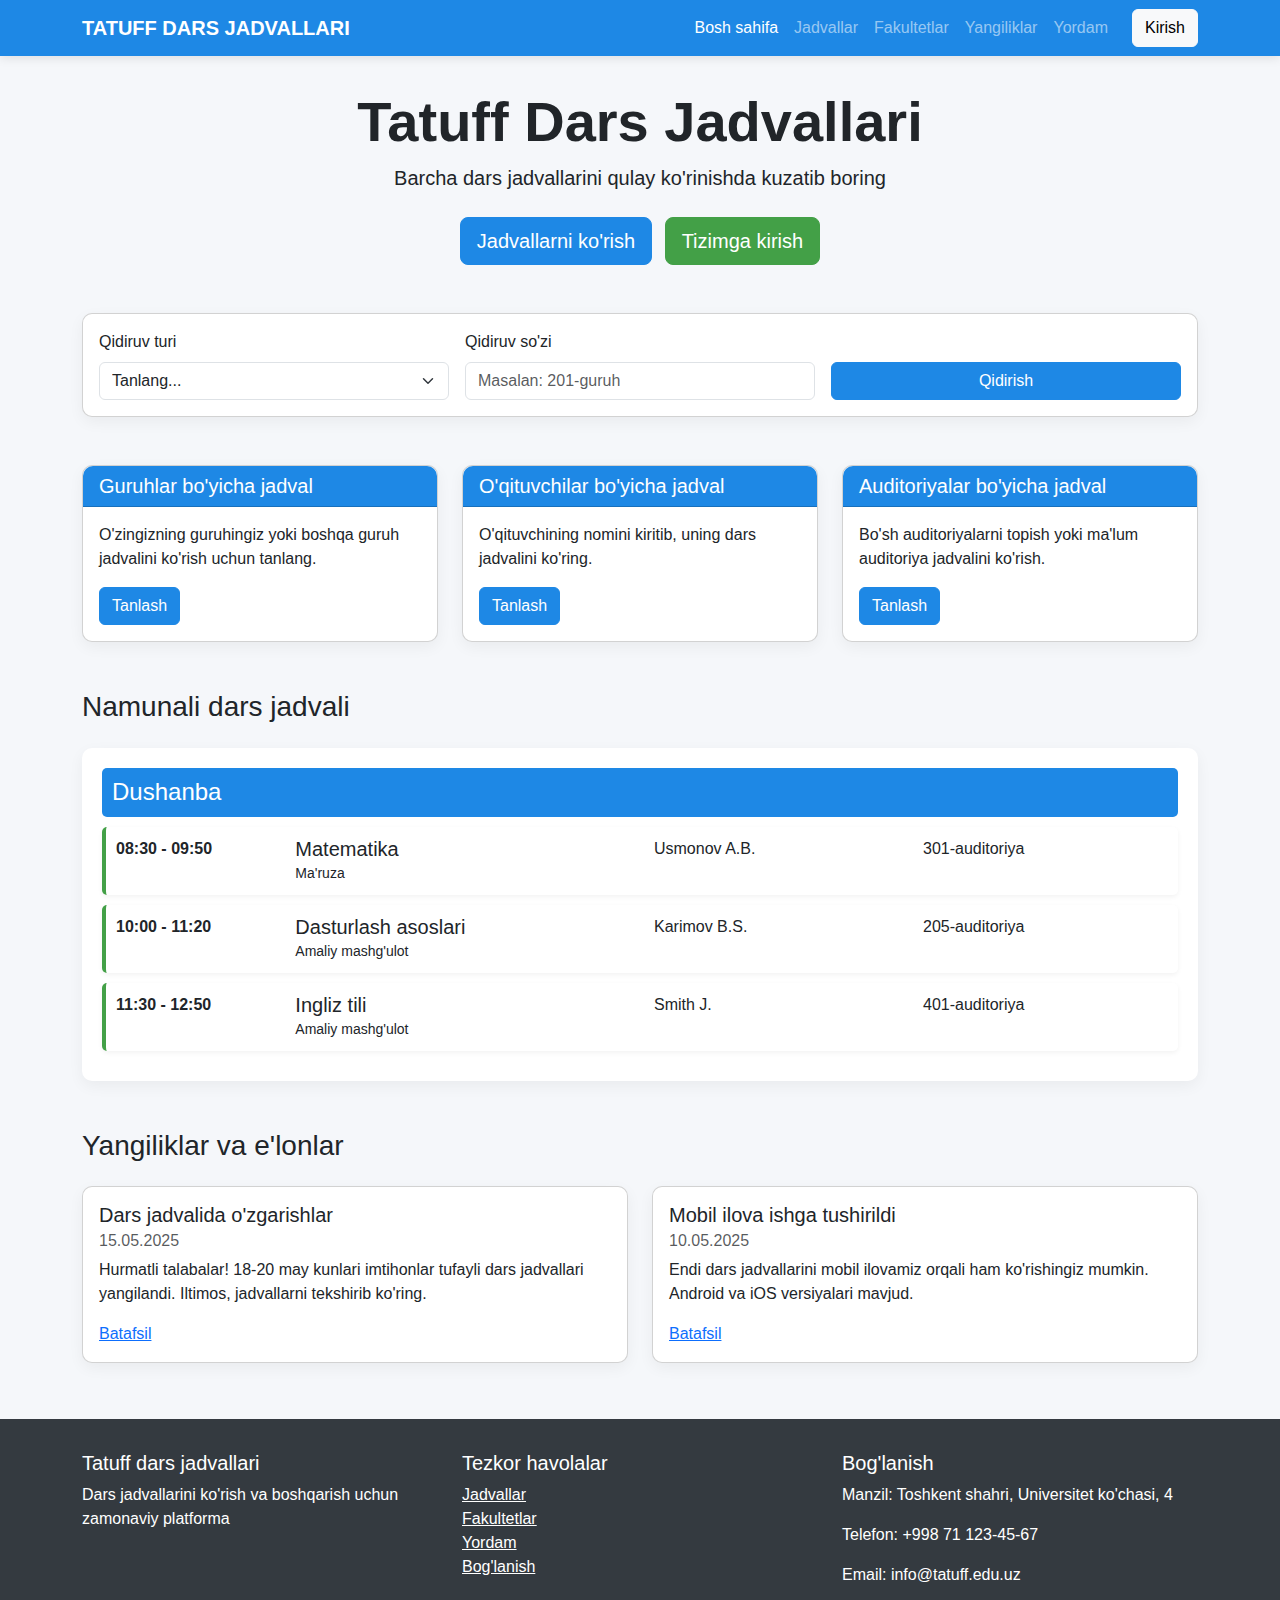
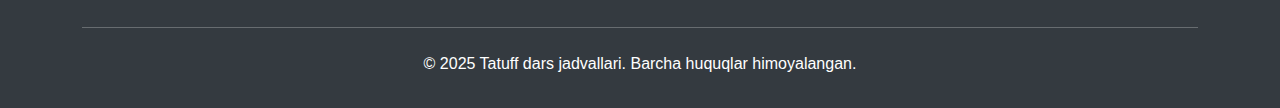
<file: index.html>
<!DOCTYPE html>
<html lang="uz">
  <head>
    <meta charset="UTF-8" />
    <meta name="viewport" content="width=device-width, initial-scale=1.0" />
    <title>Tatuff dars jadvallari</title>
    <link
      rel="stylesheet"
      href="https://cdnjs.cloudflare.com/ajax/libs/bootstrap/5.3.0/css/bootstrap.min.css"
    />
    <link rel="stylesheet" href="./css/main.css" />
  </head>
  <body>
    <!-- Navbar -->
    <nav class="navbar navbar-expand-lg navbar-dark">
      <div class="container">
        <a class="navbar-brand" href="#">TATUFF DARS JADVALLARI</a>
        <button
          class="navbar-toggler"
          type="button"
          data-bs-toggle="collapse"
          data-bs-target="#navbarNav"
          aria-controls="navbarNav"
          aria-expanded="false"
          aria-label="Toggle navigation"
        >
          <span class="navbar-toggler-icon"></span>
        </button>
        <div class="collapse navbar-collapse" id="navbarNav">
          <ul class="navbar-nav ms-auto">
            <li class="nav-item">
              <a class="nav-link active" href="./index.html">Bosh sahifa</a>
            </li>
            <li class="nav-item">
              <a class="nav-link" href="./jadvallar_page.html">Jadvallar</a>
            </li>
            <li class="nav-item">
              <a class="nav-link" href="./fakultetlar_page.html">Fakultetlar</a>
            </li>
            <li class="nav-item">
              <a class="nav-link" href="./news_page.html">Yangiliklar</a>
            </li>
            <li class="nav-item">
              <a class="nav-link" href="./help_page.html">Yordam</a>
            </li>
          </ul>
          <button class="btn btn-light ms-3">Kirish</button>
        </div>
      </div>
    </nav>

    <!-- Main Content -->
    <div class="main-content">
      <div class="container">
        <!-- Hero Section -->
        <div class="row mb-5">
          <div class="col-md-12 text-center">
            <h1 class="display-4 fw-bold">Tatuff Dars Jadvallari</h1>
            <p class="lead">
              Barcha dars jadvallarini qulay ko'rinishda kuzatib boring
            </p>
            <div class="mt-4">
              <button class="btn btn-primary btn-lg me-2">
                Jadvallarni ko'rish
              </button>
              <button class="btn btn-success btn-lg">Tizimga kirish</button>
            </div>
          </div>
        </div>

        <!-- Search Section -->
        <div class="row mb-5">
          <div class="col-md-12">
            <div class="card">
              <div class="card-body">
                <form class="row g-3">
                  <div class="col-md-4">
                    <label for="searchType" class="form-label"
                      >Qidiruv turi</label
                    >
                    <select id="searchType" class="form-select">
                      <option selected>Tanlang...</option>
                      <option>Guruh bo'yicha</option>
                      <option>O'qituvchi bo'yicha</option>
                      <option>Auditoriya bo'yicha</option>
                    </select>
                  </div>
                  <div class="col-md-4">
                    <label for="searchValue" class="form-label"
                      >Qidiruv so'zi</label
                    >
                    <input
                      type="text"
                      class="form-control"
                      id="searchValue"
                      placeholder="Masalan: 201-guruh"
                    />
                  </div>
                  <div class="col-md-4 d-flex align-items-end">
                    <button type="submit" class="btn btn-primary w-100">
                      Qidirish
                    </button>
                  </div>
                </form>
              </div>
            </div>
          </div>
        </div>

        <!-- Quick Access Cards -->
        <div class="row mb-5">
          <div class="col-md-4">
            <div class="card h-100">
              <div class="card-header">
                <h5 class="mb-0">Guruhlar bo'yicha jadval</h5>
              </div>
              <div class="card-body">
                <p>
                  O'zingizning guruhingiz yoki boshqa guruh jadvalini ko'rish
                  uchun tanlang.
                </p>
                <button class="btn btn-primary">Tanlash</button>
              </div>
            </div>
          </div>
          <div class="col-md-4">
            <div class="card h-100">
              <div class="card-header">
                <h5 class="mb-0">O'qituvchilar bo'yicha jadval</h5>
              </div>
              <div class="card-body">
                <p>
                  O'qituvchining nomini kiritib, uning dars jadvalini ko'ring.
                </p>
                <button class="btn btn-primary">Tanlash</button>
              </div>
            </div>
          </div>
          <div class="col-md-4">
            <div class="card h-100">
              <div class="card-header">
                <h5 class="mb-0">Auditoriyalar bo'yicha jadval</h5>
              </div>
              <div class="card-body">
                <p>
                  Bo'sh auditoriyalarni topish yoki ma'lum auditoriya jadvalini
                  ko'rish.
                </p>
                <button class="btn btn-primary">Tanlash</button>
              </div>
            </div>
          </div>
        </div>

        <!-- Sample Timetable -->
        <div class="row mb-5">
          <div class="col-12">
            <h3 class="mb-4">Namunali dars jadvali</h3>
            <div class="timetable-container">
              <div class="day-header">
                <h4 class="mb-0">Dushanba</h4>
              </div>
              <div class="lessons">
                <div class="lesson-card">
                  <div class="row">
                    <div class="col-md-2">
                      <strong>08:30 - 09:50</strong>
                    </div>
                    <div class="col-md-4">
                      <h5 class="mb-0">Matematika</h5>
                      <small>Ma'ruza</small>
                    </div>
                    <div class="col-md-3">
                      <p class="mb-0">Usmonov A.B.</p>
                    </div>
                    <div class="col-md-3">
                      <p class="mb-0">301-auditoriya</p>
                    </div>
                  </div>
                </div>
                <div class="lesson-card">
                  <div class="row">
                    <div class="col-md-2">
                      <strong>10:00 - 11:20</strong>
                    </div>
                    <div class="col-md-4">
                      <h5 class="mb-0">Dasturlash asoslari</h5>
                      <small>Amaliy mashg'ulot</small>
                    </div>
                    <div class="col-md-3">
                      <p class="mb-0">Karimov B.S.</p>
                    </div>
                    <div class="col-md-3">
                      <p class="mb-0">205-auditoriya</p>
                    </div>
                  </div>
                </div>
                <div class="lesson-card">
                  <div class="row">
                    <div class="col-md-2">
                      <strong>11:30 - 12:50</strong>
                    </div>
                    <div class="col-md-4">
                      <h5 class="mb-0">Ingliz tili</h5>
                      <small>Amaliy mashg'ulot</small>
                    </div>
                    <div class="col-md-3">
                      <p class="mb-0">Smith J.</p>
                    </div>
                    <div class="col-md-3">
                      <p class="mb-0">401-auditoriya</p>
                    </div>
                  </div>
                </div>
              </div>
            </div>
          </div>
        </div>

        <!-- News and Updates -->
        <div class="row">
          <div class="col-md-12">
            <h3 class="mb-4">Yangiliklar va e'lonlar</h3>
          </div>
          <div class="col-md-6">
            <div class="card mb-4">
              <div class="card-body">
                <h5 class="card-title">Dars jadvalida o'zgarishlar</h5>
                <h6 class="card-subtitle mb-2 text-muted">15.05.2025</h6>
                <p class="card-text">
                  Hurmatli talabalar! 18-20 may kunlari imtihonlar tufayli dars
                  jadvallari yangilandi. Iltimos, jadvallarni tekshirib ko'ring.
                </p>
                <a href="#" class="card-link">Batafsil</a>
              </div>
            </div>
          </div>
          <div class="col-md-6">
            <div class="card mb-4">
              <div class="card-body">
                <h5 class="card-title">Mobil ilova ishga tushirildi</h5>
                <h6 class="card-subtitle mb-2 text-muted">10.05.2025</h6>
                <p class="card-text">
                  Endi dars jadvallarini mobil ilovamiz orqali ham ko'rishingiz
                  mumkin. Android va iOS versiyalari mavjud.
                </p>
                <a href="#" class="card-link">Batafsil</a>
              </div>
            </div>
          </div>
        </div>
      </div>
    </div>

    <!-- Footer -->
    <footer>
      <div class="container">
        <div class="row">
          <div class="col-md-4">
            <h5>Tatuff dars jadvallari</h5>
            <p>
              Dars jadvallarini ko'rish va boshqarish uchun zamonaviy platforma
            </p>
          </div>
          <div class="col-md-4">
            <h5>Tezkor havolalar</h5>
            <ul class="list-unstyled">
              <li><a href="#" class="text-white">Jadvallar</a></li>
              <li><a href="#" class="text-white">Fakultetlar</a></li>
              <li><a href="#" class="text-white">Yordam</a></li>
              <li><a href="#" class="text-white">Bog'lanish</a></li>
            </ul>
          </div>
          <div class="col-md-4">
            <h5>Bog'lanish</h5>
            <p>Manzil: Toshkent shahri, Universitet ko'chasi, 4</p>
            <p>Telefon: +998 71 123-45-67</p>
            <p>Email: info@tatuff.edu.uz</p>
          </div>
        </div>
        <hr class="mt-4 mb-4 bg-light" />
        <div class="row">
          <div class="col-md-12 text-center">
            <p class="mb-0">
              © 2025 Tatuff dars jadvallari. Barcha huquqlar himoyalangan.
            </p>
          </div>
        </div>
      </div>
    </footer>

    <script src="https://cdnjs.cloudflare.com/ajax/libs/bootstrap/5.3.0/js/bootstrap.bundle.min.js"></script>
    <script>
      document.addEventListener("DOMContentLoaded", function () {
        // Placeholder for future JavaScript functionality
        console.log("Timetable system loaded!");

        // Example: Toggle between different views
        const viewButtons = document.querySelectorAll(".btn-primary");
        viewButtons.forEach((button) => {
          button.addEventListener("click", function () {
            alert("Bu funksiya hozircha ishga tushirilmagan");
          });
        });
      });
    </script>
  </body>
</html>
</file>
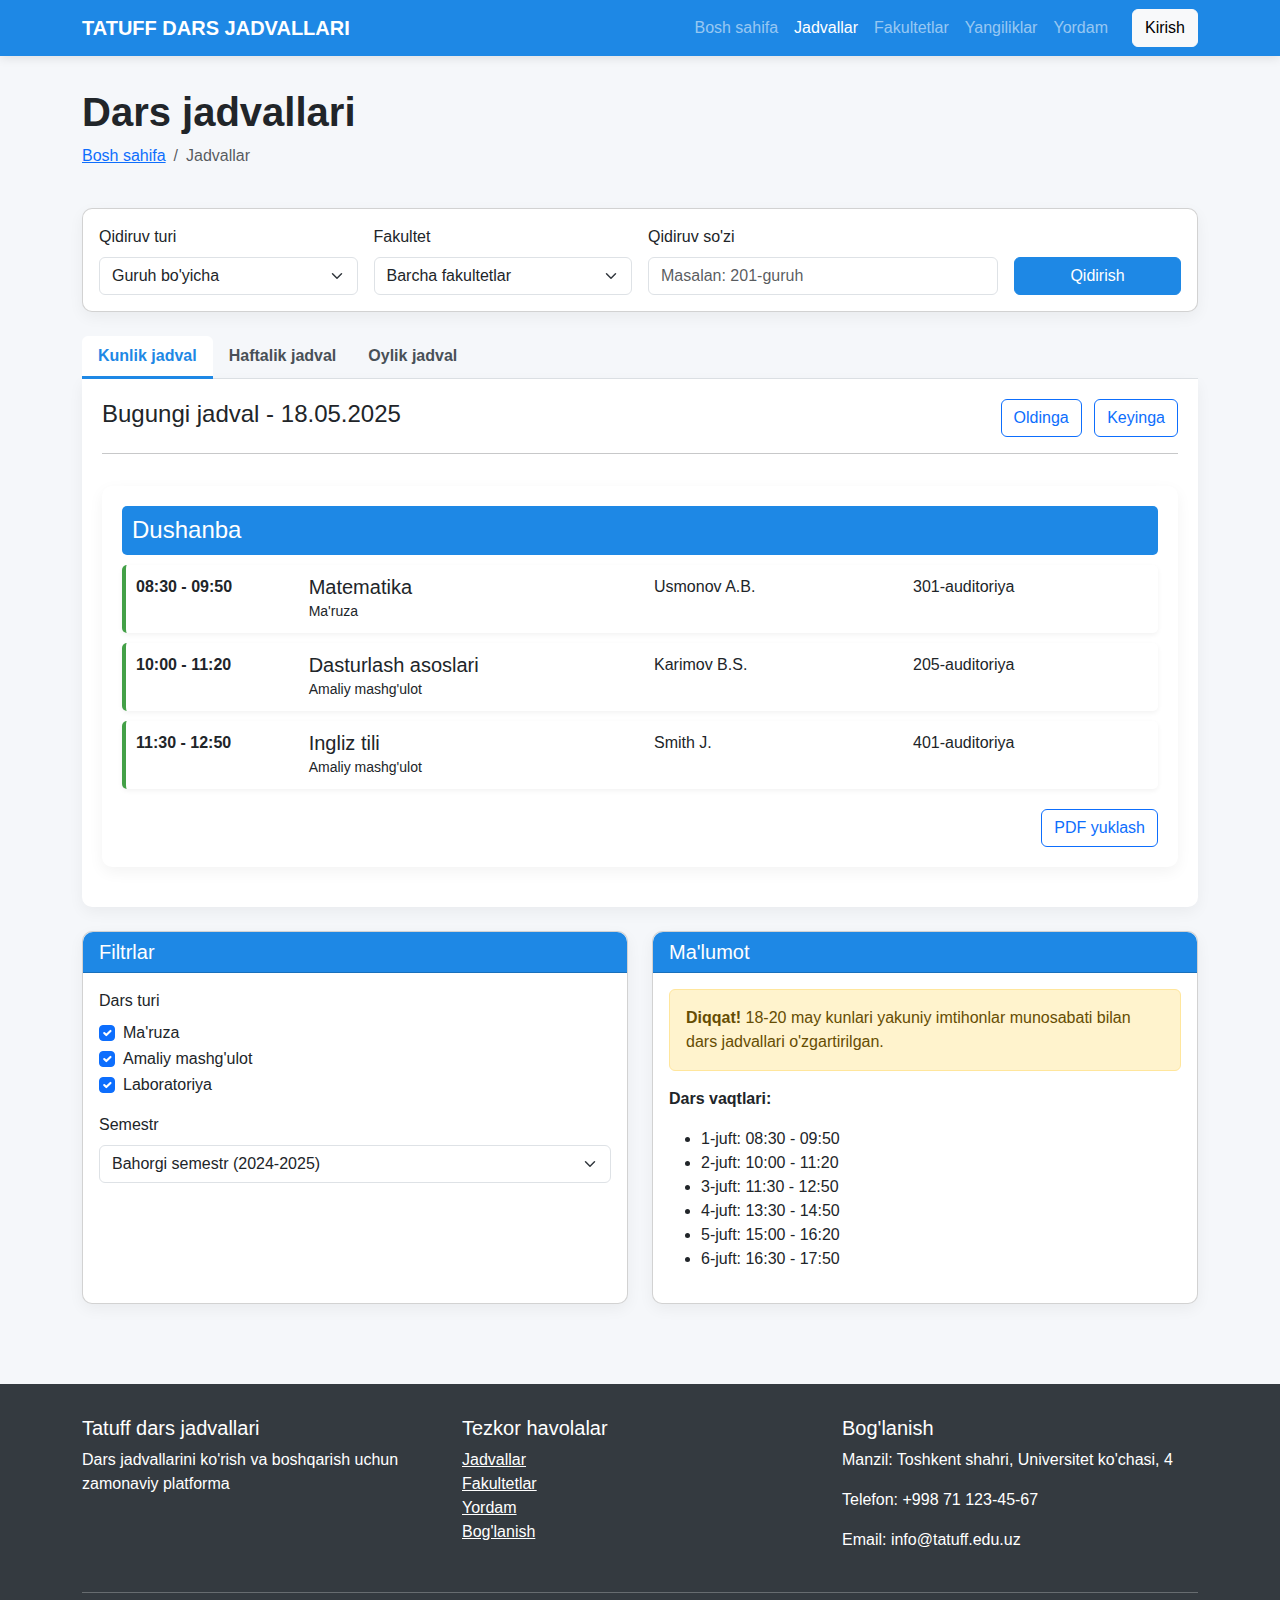
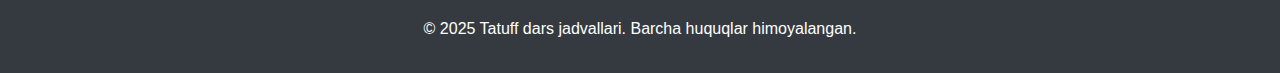
<file: jadvallar_page.html>
<!DOCTYPE html>
<html lang="uz">
  <head>
    <meta charset="UTF-8" />
    <meta name="viewport" content="width=device-width, initial-scale=1.0" />
    <title>Tatuff dars jadvallari - Jadvallar</title>
    <link
      rel="stylesheet"
      href="https://cdnjs.cloudflare.com/ajax/libs/bootstrap/5.3.0/css/bootstrap.min.css"
    />
    <link rel="stylesheet" href="./css/jadvallar.css" />
  </head>
  <body>
    <!-- Navbar -->
    <nav class="navbar navbar-expand-lg navbar-dark">
      <div class="container">
        <a class="navbar-brand" href="./index.html">TATUFF DARS JADVALLARI</a>
        <button
          class="navbar-toggler"
          type="button"
          data-bs-toggle="collapse"
          data-bs-target="#navbarNav"
          aria-controls="navbarNav"
          aria-expanded="false"
          aria-label="Toggle navigation"
        >
          <span class="navbar-toggler-icon"></span>
        </button>
        <div class="collapse navbar-collapse" id="navbarNav">
          <ul class="navbar-nav ms-auto">
            <li class="nav-item">
              <a class="nav-link" href="./index.html">Bosh sahifa</a>
            </li>
            <li class="nav-item">
              <a class="nav-link active" href="./jadvallar_page.html"
                >Jadvallar</a
              >
            </li>
            <li class="nav-item">
              <a class="nav-link" href="./fakultetlar_page.html">Fakultetlar</a>
            </li>
            <li class="nav-item">
              <a class="nav-link" href="./news_page.html">Yangiliklar</a>
            </li>
            <li class="nav-item">
              <a class="nav-link" href="./help_page.html">Yordam</a>
            </li>
          </ul>
          <a href="login.html" class="btn btn-light ms-3">Kirish</a>
        </div>
      </div>
    </nav>

    <!-- Main Content -->
    <div class="main-content">
      <div class="container">
        <!-- Page Title -->
        <div class="row mb-4">
          <div class="col-md-12">
            <h1 class="fw-bold">Dars jadvallari</h1>
            <nav aria-label="breadcrumb">
              <ol class="breadcrumb">
                <li class="breadcrumb-item">
                  <a href="./index.html">Bosh sahifa</a>
                </li>
                <li class="breadcrumb-item active" aria-current="page">
                  Jadvallar
                </li>
              </ol>
            </nav>
          </div>
        </div>

        <!-- Search Section -->
        <div class="row mb-4">
          <div class="col-md-12">
            <div class="card">
              <div class="card-body">
                <form class="row g-3">
                  <div class="col-md-3">
                    <label for="searchType" class="form-label"
                      >Qidiruv turi</label
                    >
                    <select id="searchType" class="form-select">
                      <option value="group" selected>Guruh bo'yicha</option>
                      <option value="teacher">O'qituvchi bo'yicha</option>
                      <option value="room">Auditoriya bo'yicha</option>
                    </select>
                  </div>
                  <div class="col-md-3">
                    <label for="faculty" class="form-label">Fakultet</label>
                    <select id="faculty" class="form-select">
                      <option selected>Barcha fakultetlar</option>
                      <option>Kompyuter injiniringi</option>
                      <option>Dasturiy injiniring</option>
                      <option>Telekomminikatsiya</option>
                      <option>Axborot xavfsizligi</option>
                    </select>
                  </div>
                  <div class="col-md-4">
                    <label for="searchValue" class="form-label"
                      >Qidiruv so'zi</label
                    >
                    <input
                      type="text"
                      class="form-control"
                      id="searchValue"
                      placeholder="Masalan: 201-guruh"
                    />
                  </div>
                  <div class="col-md-2 d-flex align-items-end">
                    <button type="submit" class="btn btn-primary w-100">
                      Qidirish
                    </button>
                  </div>
                </form>
              </div>
            </div>
          </div>
        </div>

        <!-- Timetable Tabs -->
        <div class="row mb-4">
          <div class="col-md-12">
            <ul class="nav nav-tabs" id="timetableTabs" role="tablist">
              <li class="nav-item" role="presentation">
                <button
                  class="nav-link active"
                  id="daily-tab"
                  data-bs-toggle="tab"
                  data-bs-target="#daily"
                  type="button"
                  role="tab"
                  aria-controls="daily"
                  aria-selected="true"
                >
                  Kunlik jadval
                </button>
              </li>
              <li class="nav-item" role="presentation">
                <button
                  class="nav-link"
                  id="weekly-tab"
                  data-bs-toggle="tab"
                  data-bs-target="#weekly"
                  type="button"
                  role="tab"
                  aria-controls="weekly"
                  aria-selected="false"
                >
                  Haftalik jadval
                </button>
              </li>
              <li class="nav-item" role="presentation">
                <button
                  class="nav-link"
                  id="monthly-tab"
                  data-bs-toggle="tab"
                  data-bs-target="#monthly"
                  type="button"
                  role="tab"
                  aria-controls="monthly"
                  aria-selected="false"
                >
                  Oylik jadval
                </button>
              </li>
            </ul>
            <div class="tab-content" id="timetableTabsContent">
              <!-- Daily Timetable -->
              <div
                class="tab-pane fade show active"
                id="daily"
                role="tabpanel"
                aria-labelledby="daily-tab"
              >
                <div class="row mb-3">
                  <div class="col-md-12">
                    <div
                      class="d-flex justify-content-between align-items-center"
                    >
                      <h4>Bugungi jadval - 18.05.2025</h4>
                      <div>
                        <button class="btn btn-outline-primary me-2">
                          <i class="bi bi-chevron-left"></i> Oldinga
                        </button>
                        <button class="btn btn-outline-primary">
                          Keyinga <i class="bi bi-chevron-right"></i>
                        </button>
                      </div>
                    </div>
                    <hr />
                  </div>
                </div>
                <div class="timetable-container">
                  <div class="day-header">
                    <h4 class="mb-0">Dushanba</h4>
                  </div>
                  <div class="lessons">
                    <div class="lesson-card">
                      <div class="row">
                        <div class="col-md-2">
                          <strong>08:30 - 09:50</strong>
                        </div>
                        <div class="col-md-4">
                          <h5 class="mb-0">Matematika</h5>
                          <small>Ma'ruza</small>
                        </div>
                        <div class="col-md-3">
                          <p class="mb-0">Usmonov A.B.</p>
                        </div>
                        <div class="col-md-3">
                          <p class="mb-0">301-auditoriya</p>
                        </div>
                      </div>
                    </div>
                    <div class="lesson-card">
                      <div class="row">
                        <div class="col-md-2">
                          <strong>10:00 - 11:20</strong>
                        </div>
                        <div class="col-md-4">
                          <h5 class="mb-0">Dasturlash asoslari</h5>
                          <small>Amaliy mashg'ulot</small>
                        </div>
                        <div class="col-md-3">
                          <p class="mb-0">Karimov B.S.</p>
                        </div>
                        <div class="col-md-3">
                          <p class="mb-0">205-auditoriya</p>
                        </div>
                      </div>
                    </div>
                    <div class="lesson-card">
                      <div class="row">
                        <div class="col-md-2">
                          <strong>11:30 - 12:50</strong>
                        </div>
                        <div class="col-md-4">
                          <h5 class="mb-0">Ingliz tili</h5>
                          <small>Amaliy mashg'ulot</small>
                        </div>
                        <div class="col-md-3">
                          <p class="mb-0">Smith J.</p>
                        </div>
                        <div class="col-md-3">
                          <p class="mb-0">401-auditoriya</p>
                        </div>
                      </div>
                    </div>
                  </div>
                  <div class="download-btn text-end">
                    <button class="btn btn-outline-primary">
                      <i class="bi bi-download"></i> PDF yuklash
                    </button>
                  </div>
                </div>
              </div>

              <!-- Weekly Timetable -->
              <div
                class="tab-pane fade"
                id="weekly"
                role="tabpanel"
                aria-labelledby="weekly-tab"
              >
                <div class="row mb-3">
                  <div class="col-md-12">
                    <div class="week-selector">
                      <h4>13-19 May, 2025</h4>
                      <div>
                        <button class="btn btn-outline-primary me-2">
                          <i class="bi bi-chevron-left"></i> Oldingi hafta
                        </button>
                        <button class="btn btn-outline-primary">
                          Keyingi hafta <i class="bi bi-chevron-right"></i>
                        </button>
                      </div>
                    </div>
                    <hr />
                  </div>
                </div>
                <div class="timetable-container">
                  <div class="day-header">
                    <h4 class="mb-0">Dushanba - 13.05.2025</h4>
                  </div>
                  <div class="lessons">
                    <div class="lesson-card">
                      <div class="row">
                        <div class="col-md-2">
                          <strong>08:30 - 09:50</strong>
                        </div>
                        <div class="col-md-4">
                          <h5 class="mb-0">Matematika</h5>
                          <small>Ma'ruza</small>
                        </div>
                        <div class="col-md-3">
                          <p class="mb-0">Usmonov A.B.</p>
                        </div>
                        <div class="col-md-3">
                          <p class="mb-0">301-auditoriya</p>
                        </div>
                      </div>
                    </div>
                    <div class="lesson-card">
                      <div class="row">
                        <div class="col-md-2">
                          <strong>10:00 - 11:20</strong>
                        </div>
                        <div class="col-md-4">
                          <h5 class="mb-0">Dasturlash asoslari</h5>
                          <small>Amaliy mashg'ulot</small>
                        </div>
                        <div class="col-md-3">
                          <p class="mb-0">Karimov B.S.</p>
                        </div>
                        <div class="col-md-3">
                          <p class="mb-0">205-auditoriya</p>
                        </div>
                      </div>
                    </div>
                  </div>

                  <div class="day-header mt-4">
                    <h4 class="mb-0">Seshanba - 14.05.2025</h4>
                  </div>
                  <div class="lessons">
                    <div class="lesson-card">
                      <div class="row">
                        <div class="col-md-2">
                          <strong>10:00 - 11:20</strong>
                        </div>
                        <div class="col-md-4">
                          <h5 class="mb-0">Fizika</h5>
                          <small>Ma'ruza</small>
                        </div>
                        <div class="col-md-3">
                          <p class="mb-0">Axmedov R.T.</p>
                        </div>
                        <div class="col-md-3">
                          <p class="mb-0">402-auditoriya</p>
                        </div>
                      </div>
                    </div>
                    <div class="lesson-card">
                      <div class="row">
                        <div class="col-md-2">
                          <strong>11:30 - 12:50</strong>
                        </div>
                        <div class="col-md-4">
                          <h5 class="mb-0">Web dasturlash</h5>
                          <small>Laboratoriya</small>
                        </div>
                        <div class="col-md-3">
                          <p class="mb-0">Aliyev D.S.</p>
                        </div>
                        <div class="col-md-3">
                          <p class="mb-0">304-auditoriya</p>
                        </div>
                      </div>
                    </div>
                  </div>

                  <div class="day-header mt-4">
                    <h4 class="mb-0">Chorshanba - 15.05.2025</h4>
                  </div>
                  <div class="lessons">
                    <div class="lesson-card">
                      <div class="row">
                        <div class="col-md-2">
                          <strong>13:30 - 14:50</strong>
                        </div>
                        <div class="col-md-4">
                          <h5 class="mb-0">Ma'lumotlar bazasi</h5>
                          <small>Ma'ruza</small>
                        </div>
                        <div class="col-md-3">
                          <p class="mb-0">Hakimov S.K.</p>
                        </div>
                        <div class="col-md-3">
                          <p class="mb-0">201-auditoriya</p>
                        </div>
                      </div>
                    </div>
                  </div>

                  <div class="download-btn text-end">
                    <button class="btn btn-outline-primary">
                      <i class="bi bi-download"></i> PDF yuklash
                    </button>
                  </div>
                </div>
              </div>

              <!-- Monthly Timetable -->
              <div
                class="tab-pane fade"
                id="monthly"
                role="tabpanel"
                aria-labelledby="monthly-tab"
              >
                <div class="row mb-3">
                  <div class="col-md-12">
                    <div
                      class="d-flex justify-content-between align-items-center"
                    >
                      <h4>May, 2025</h4>
                      <div>
                        <button class="btn btn-outline-primary me-2">
                          <i class="bi bi-chevron-left"></i> Oldingi oy
                        </button>
                        <button class="btn btn-outline-primary">
                          Keyingi oy <i class="bi bi-chevron-right"></i>
                        </button>
                      </div>
                    </div>
                    <hr />
                  </div>
                </div>
                <div class="calendar-wrapper">
                  <div class="calendar-grid mb-2">
                    <div class="weekday-header">Du</div>
                    <div class="weekday-header">Se</div>
                    <div class="weekday-header">Cho</div>
                    <div class="weekday-header">Pa</div>
                    <div class="weekday-header">Ju</div>
                    <div class="weekday-header">Sha</div>
                    <div class="weekday-header">Ya</div>
                  </div>
                  <div class="calendar-grid">
                    <div class="calendar-day">29</div>
                    <div class="calendar-day">30</div>
                    <div class="calendar-day has-lessons">1</div>
                    <div class="calendar-day">2</div>
                    <div class="calendar-day has-lessons">3</div>
                    <div class="calendar-day">4</div>
                    <div class="calendar-day">5</div>

                    <div class="calendar-day has-lessons">6</div>
                    <div class="calendar-day">7</div>
                    <div class="calendar-day has-lessons">8</div>
                    <div class="calendar-day">9</div>
                    <div class="calendar-day has-lessons">10</div>
                    <div class="calendar-day">11</div>
                    <div class="calendar-day">12</div>

                    <div class="calendar-day has-lessons">13</div>
                    <div class="calendar-day has-lessons">14</div>
                    <div class="calendar-day has-lessons">15</div>
                    <div class="calendar-day">16</div>
                    <div class="calendar-day has-lessons">17</div>
                    <div class="calendar-day today">18</div>
                    <div class="calendar-day">19</div>

                    <div class="calendar-day has-lessons">20</div>
                    <div class="calendar-day has-lessons">21</div>
                    <div class="calendar-day has-lessons">22</div>
                    <div class="calendar-day">23</div>
                    <div class="calendar-day has-lessons">24</div>
                    <div class="calendar-day">25</div>
                    <div class="calendar-day">26</div>

                    <div class="calendar-day has-lessons">27</div>
                    <div class="calendar-day has-lessons">28</div>
                    <div class="calendar-day has-lessons">29</div>
                    <div class="calendar-day">30</div>
                    <div class="calendar-day has-lessons">31</div>
                    <div class="calendar-day">1</div>
                    <div class="calendar-day">2</div>
                  </div>
                  <div class="text-center mt-3">
                    <small class="text-muted"
                      >Dars bo'ladigan kunlar ko'k rangda belgilangan. Tanlangan
                      kun yashil rangda.</small
                    >
                  </div>
                  <div class="download-btn text-end mt-3">
                    <button class="btn btn-outline-primary">
                      <i class="bi bi-download"></i> Oylik jadvalni PDF yuklash
                    </button>
                  </div>
                </div>
              </div>
            </div>
          </div>
        </div>

        <!-- Filters and Legends -->
        <div class="row mb-5">
          <div class="col-md-6">
            <div class="card h-100">
              <div class="card-header">
                <h5 class="mb-0">Filtrlar</h5>
              </div>
              <div class="card-body">
                <div class="mb-3">
                  <label class="form-label">Dars turi</label>
                  <div class="form-check">
                    <input
                      class="form-check-input"
                      type="checkbox"
                      id="lecture"
                      checked
                    />
                    <label class="form-check-label" for="lecture"
                      >Ma'ruza</label
                    >
                  </div>
                  <div class="form-check">
                    <input
                      class="form-check-input"
                      type="checkbox"
                      id="practice"
                      checked
                    />
                    <label class="form-check-label" for="practice"
                      >Amaliy mashg'ulot</label
                    >
                  </div>
                  <div class="form-check">
                    <input
                      class="form-check-input"
                      type="checkbox"
                      id="lab"
                      checked
                    />
                    <label class="form-check-label" for="lab"
                      >Laboratoriya</label
                    >
                  </div>
                </div>
                <div>
                  <label for="semester" class="form-label">Semestr</label>
                  <select id="semester" class="form-select">
                    <option selected>Bahorgi semestr (2024-2025)</option>
                    <option>Kuzgi semestr (2024-2025)</option>
                    <option>Bahorgi semestr (2023-2024)</option>
                  </select>
                </div>
              </div>
            </div>
          </div>
          <div class="col-md-6">
            <div class="card h-100">
              <div class="card-header">
                <h5 class="mb-0">Ma'lumot</h5>
              </div>
              <div class="card-body">
                <div class="alert alert-warning" role="alert">
                  <strong>Diqqat!</strong> 18-20 may kunlari yakuniy imtihonlar
                  munosabati bilan dars jadvallari o'zgartirilgan.
                </div>
                <p><strong>Dars vaqtlari:</strong></p>
                <ul>
                  <li>1-juft: 08:30 - 09:50</li>
                  <li>2-juft: 10:00 - 11:20</li>
                  <li>3-juft: 11:30 - 12:50</li>
                  <li>4-juft: 13:30 - 14:50</li>
                  <li>5-juft: 15:00 - 16:20</li>
                  <li>6-juft: 16:30 - 17:50</li>
                </ul>
              </div>
            </div>
          </div>
        </div>
      </div>
    </div>

    <!-- Footer -->
    <footer>
      <div class="container">
        <div class="row">
          <div class="col-md-4">
            <h5>Tatuff dars jadvallari</h5>
            <p>
              Dars jadvallarini ko'rish va boshqarish uchun zamonaviy platforma
            </p>
          </div>
          <div class="col-md-4">
            <h5>Tezkor havolalar</h5>
            <ul class="list-unstyled">
              <li><a href="./jadvallar_page.html" class="text-white">Jadvallar</a></li>
              <li>
                <a href="./fakultetlar_page.html" class="text-white">Fakultetlar</a>
              </li>
              <li><a href="./help_page.html" class="text-white">Yordam</a></li>
              <li><a href="contact.html" class="text-white">Bog'lanish</a></li>
            </ul>
          </div>
          <div class="col-md-4">
            <h5>Bog'lanish</h5>
            <p>Manzil: Toshkent shahri, Universitet ko'chasi, 4</p>
            <p>Telefon: +998 71 123-45-67</p>
            <p>Email: info@tatuff.edu.uz</p>
          </div>
        </div>
        <hr class="mt-4 mb-4 bg-light" />
        <div class="row">
          <div class="col-md-12 text-center">
            <p class="mb-0">
              © 2025 Tatuff dars jadvallari. Barcha huquqlar himoyalangan.
            </p>
          </div>
        </div>
      </div>
    </footer>

    <script src="https://cdnjs.cloudflare.com/ajax/libs/bootstrap/5.3.0/js/bootstrap.bundle.min.js"></script>
    <script>
      document.addEventListener("DOMContentLoaded", function () {
        console.log("Timetable system loaded!");

        // Calendar day click handling
        const calendarDays = document.querySelectorAll(".calendar-day");
        calendarDays.forEach((day) => {
          day.addEventListener("click", function () {
            calendarDays.forEach((d) => d.classList.remove("today"));
            day.classList.add("today");
            // Here would be code to load the selected day's timetable
            alert("Tanlangan sana: May " + day.textContent + ", 2025");
          });
        });

        // PDF download button handler
        const downloadButtons = document.querySelectorAll(
          ".download-btn button"
        );
        downloadButtons.forEach((button) => {
          button.addEventListener("click", function () {
            alert("PDF yuklab olish funksiyasi hozircha ishga tushirilmagan");
          });
        });
      });
    </script>
  </body>
</html>
</file>
<file: css/main.css>
:root {
  --primary: #1e88e5;
  --secondary: #43a047;
  --light-bg: #f5f7fa;
}
body {
  font-family: "Segoe UI", Tahoma, Geneva, Verdana, sans-serif;
  background-color: var(--light-bg);
}
.navbar {
  background-color: var(--primary);
  box-shadow: 0 2px 10px rgba(0, 0, 0, 0.1);
}
.navbar-brand {
  font-weight: 700;
  color: white !important;
}
.main-content {
  padding: 2rem 0;
}
.card {
  border-radius: 10px;
  box-shadow: 0 5px 15px rgba(0, 0, 0, 0.05);
  transition: transform 0.3s;
}
.card:hover {
  transform: translateY(-5px);
}
.card-header {
  background-color: var(--primary);
  color: white;
  border-radius: 10px 10px 0 0 !important;
}
.btn-primary {
  background-color: var(--primary);
  border-color: var(--primary);
}
.btn-success {
  background-color: var(--secondary);
  border-color: var(--secondary);
}
.timetable-container {
  background: white;
  border-radius: 10px;
  padding: 20px;
  box-shadow: 0 5px 15px rgba(0, 0, 0, 0.05);
}
.day-header {
  background-color: var(--primary);
  color: white;
  padding: 10px;
  border-radius: 5px;
  margin-bottom: 10px;
}
.lesson-card {
  border-left: 4px solid var(--secondary);
  margin-bottom: 10px;
  background: #fff;
  padding: 10px;
  border-radius: 5px;
  box-shadow: 0 2px 5px rgba(0, 0, 0, 0.05);
}
footer {
  background-color: #343a40;
  color: white;
  padding: 2rem 0;
}
@media (max-width: 768px) {
  .card {
    margin-bottom: 20px;
  }
}
</file>
<file: css/jadvallar.css>
:root {
  --primary: #1e88e5;
  --secondary: #43a047;
  --light-bg: #f5f7fa;
}
body {
  font-family: "Segoe UI", Tahoma, Geneva, Verdana, sans-serif;
  background-color: var(--light-bg);
}
.navbar {
  background-color: var(--primary);
  box-shadow: 0 2px 10px rgba(0, 0, 0, 0.1);
}
.navbar-brand {
  font-weight: 700;
  color: white !important;
}
.main-content {
  padding: 2rem 0;
}
.card {
  border-radius: 10px;
  box-shadow: 0 5px 15px rgba(0, 0, 0, 0.05);
  transition: transform 0.3s;
}
.card:hover {
  transform: translateY(-5px);
}
.card-header {
  background-color: var(--primary);
  color: white;
  border-radius: 10px 10px 0 0 !important;
}
.btn-primary {
  background-color: var(--primary);
  border-color: var(--primary);
}
.btn-success {
  background-color: var(--secondary);
  border-color: var(--secondary);
}
.timetable-container {
  background: white;
  border-radius: 10px;
  padding: 20px;
  box-shadow: 0 5px 15px rgba(0, 0, 0, 0.05);
  margin-bottom: 20px;
}
.day-header {
  background-color: var(--primary);
  color: white;
  padding: 10px;
  border-radius: 5px;
  margin-bottom: 10px;
}
.lesson-card {
  border-left: 4px solid var(--secondary);
  margin-bottom: 10px;
  background: #fff;
  padding: 10px;
  border-radius: 5px;
  box-shadow: 0 2px 5px rgba(0, 0, 0, 0.05);
}
footer {
  background-color: #343a40;
  color: white;
  padding: 2rem 0;
}
.tab-pane {
  padding: 20px;
  background-color: white;
  border-radius: 0 0 10px 10px;
  box-shadow: 0 5px 15px rgba(0, 0, 0, 0.05);
}
.nav-tabs .nav-link {
  border: none;
  color: #495057;
  font-weight: 600;
}
.nav-tabs .nav-link.active {
  color: var(--primary);
  background-color: white;
  border-bottom: 3px solid var(--primary);
}
.calendar-header {
  background-color: var(--primary);
  color: white;
  padding: 15px;
  border-radius: 10px 10px 0 0;
}
.calendar-grid {
  display: grid;
  grid-template-columns: repeat(7, 1fr);
  gap: 5px;
}
.calendar-day {
  background-color: white;
  border-radius: 5px;
  padding: 10px;
  text-align: center;
  box-shadow: 0 2px 5px rgba(0, 0, 0, 0.05);
}
.calendar-day.today {
  background-color: var(--secondary);
  color: white;
}
.calendar-day.has-lessons {
  border: 2px solid var(--primary);
}
.weekday-header {
  text-align: center;
  font-weight: bold;
  padding: 5px;
  background-color: #f8f9fa;
  border-radius: 5px;
}
.week-selector {
  display: flex;
  justify-content: space-between;
  align-items: center;
  margin-bottom: 15px;
}
@media (max-width: 768px) {
  .calendar-grid {
    grid-template-columns: repeat(7, 1fr);
  }
  .calendar-day {
    padding: 5px;
    font-size: 12px;
  }
}
.download-btn {
  margin-top: 20px;
}
</file>
